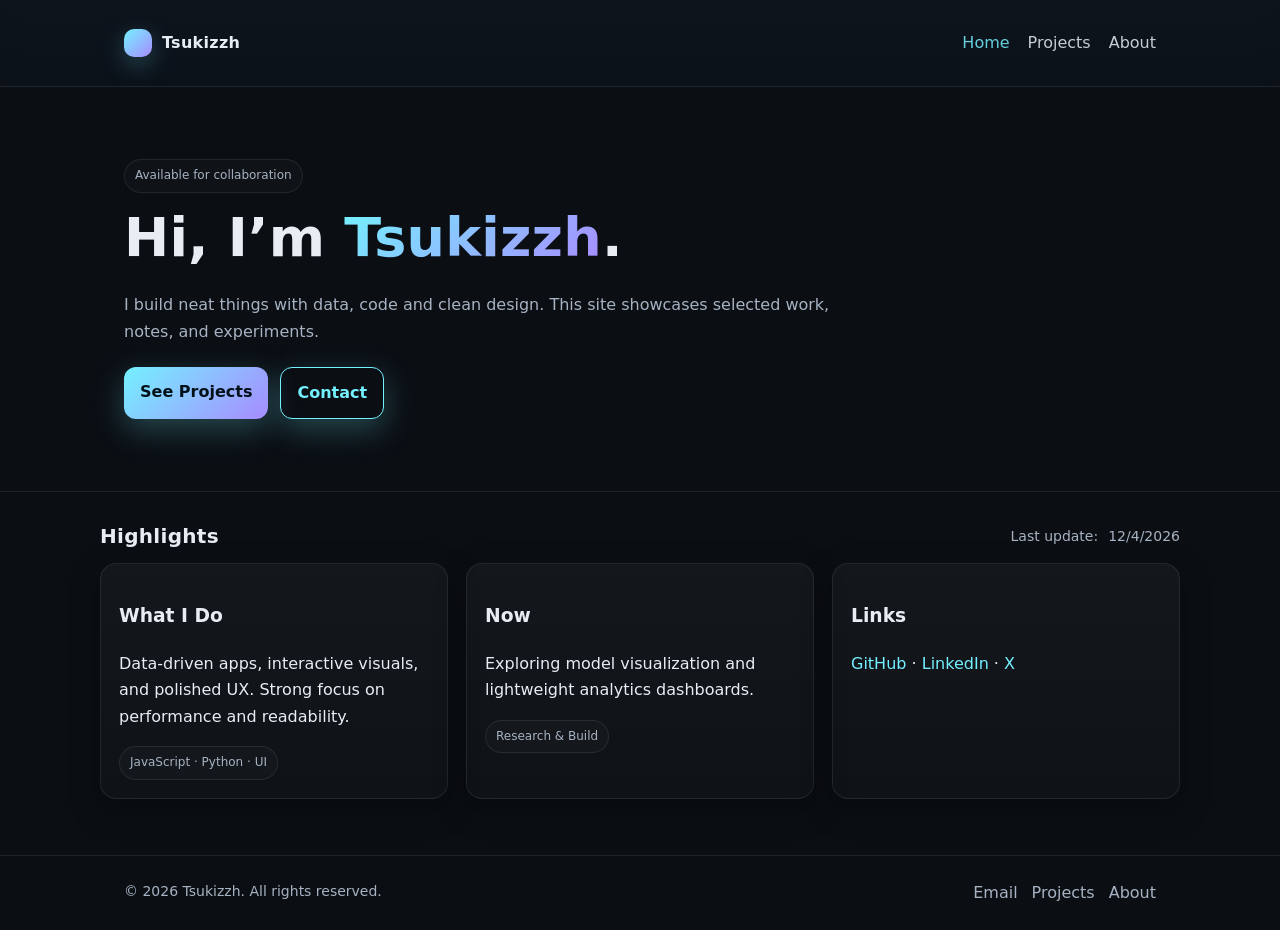
<file: index.html>
<!DOCTYPE html>
<html lang="en">
<head>
  <meta charset="UTF-8" />
  <meta name="viewport" content="width=device-width, initial-scale=1" />
  <title>Tsukizzh · Homepage</title>
  <meta name="description" content="Tsukizzh — personal site & portfolio">
  <link rel="stylesheet" href="assets/css/style.css" />
</head>
<body>
  <header class="site-header">
    <nav class="nav">
      <span class="brand"><span class="brand-badge"></span> Tsukizzh</span>
      <ul class="menu">
        <li><a class="active" href="./">Home</a></li>
        <li><a href="./projects.html">Projects</a></li>
        <li><a href="./about.html">About</a></li>
      </ul>
    </nav>
  </header>

  <section class="hero">
    <div class="hero-bg"></div>
    <div class="hero-wrap">
      <div class="badge">Available for collaboration</div>
      <h1>Hi, I’m <span style="background:linear-gradient(135deg,var(--accent),var(--accent-2));-webkit-background-clip:text;background-clip:text;color:transparent">Tsukizzh</span>.</h1>
      <p class="subtitle">I build neat things with data, code and clean design. This site showcases selected work, notes, and experiments.</p>
      <div class="cta">
        <a class="btn" href="projects.html">See Projects</a>
        <a class="btn outline" href="mailto:example@example.com">Contact</a>
      </div>
    </div>
  </section>

  <main class="container section">
    <div class="section-title">
      <h2>Highlights</h2>
      <span class="kv">Last update: <time id="last-update"></time></span>
    </div>

    <div class="grid">
      <article class="card">
        <h3>What I Do</h3>
        <p>Data-driven apps, interactive visuals, and polished UX. Strong focus on performance and readability.</p>
        <div class="badge">JavaScript · Python · UI</div>
      </article>

      <article class="card">
        <h3>Now</h3>
        <p>Exploring model visualization and lightweight analytics dashboards.</p>
        <div class="badge">Research & Build</div>
      </article>

      <article class="card">
        <h3>Links</h3>
        <p><a href="https://github.com/Tsukizzh" target="_blank" rel="noopener">GitHub</a> · <a href="#" target="_blank" rel="noopener">LinkedIn</a> · <a href="#" target="_blank" rel="noopener">X</a></p>
      </article>
    </div>
  </main>

  <footer class="site-footer">
    <div class="container">
      <div class="copy">© <span id="year"></span> Tsukizzh. All rights reserved.</div>
      <div class="links">
        <a href="mailto:example@example.com">Email</a>
        <a href="./projects.html">Projects</a>
        <a href="./about.html">About</a>
      </div>
    </div>
  </footer>

  <script>
    // footer year & last update
    document.getElementById('year').textContent = new Date().getFullYear();
    document.getElementById('last-update').textContent = new Date().toLocaleDateString();
  </script>
</body>
</html>
</file>
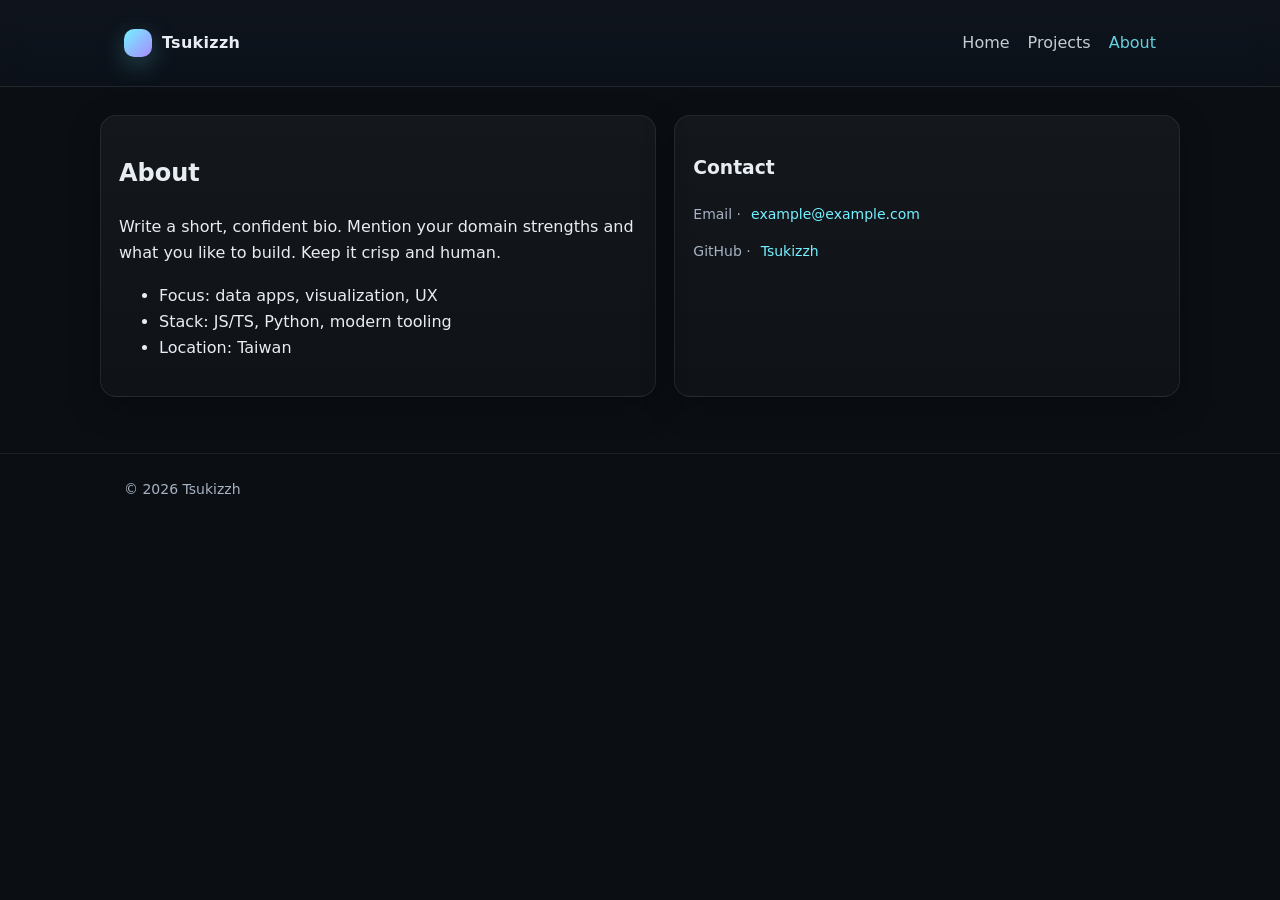
<file: about.html>
<!DOCTYPE html>
<html lang="en">
<head>
  <meta charset="UTF-8" />
  <meta name="viewport" content="width=device-width, initial-scale=1" />
  <title>About · Tsukizzh</title>
  <link rel="stylesheet" href="assets/css/style.css" />
</head>
<body>
  <header class="site-header">
    <nav class="nav">
      <span class="brand"><span class="brand-badge"></span> Tsukizzh</span>
      <ul class="menu">
        <li><a href="./">Home</a></li>
        <li><a href="./projects.html">Projects</a></li>
        <li><a class="active" href="./about.html">About</a></li>
      </ul>
    </nav>
  </header>

  <main class="container section">
    <div class="grid" style="grid-template-columns:1.1fr 1fr">
      <section class="card">
        <h2>About</h2>
        <p>Write a short, confident bio. Mention your domain strengths and what you like to build. Keep it crisp and human.</p>
        <ul>
          <li>Focus: data apps, visualization, UX</li>
          <li>Stack: JS/TS, Python, modern tooling</li>
          <li>Location: Taiwan</li>
        </ul>
      </section>

      <aside class="card">
        <h3>Contact</h3>
        <p class="kv">Email · <a href="mailto:example@example.com">example@example.com</a></p>
        <p class="kv">GitHub · <a href="https://github.com/Tsukizzh" target="_blank" rel="noopener">Tsukizzh</a></p>
      </aside>
    </div>
  </main>

  <footer class="site-footer">
    <div class="container"><div class="copy">© <span id="year"></span> Tsukizzh</div></div>
  </footer>
  <script>document.getElementById('year').textContent=new Date().getFullYear()</script>
</body>
</html>
</file>
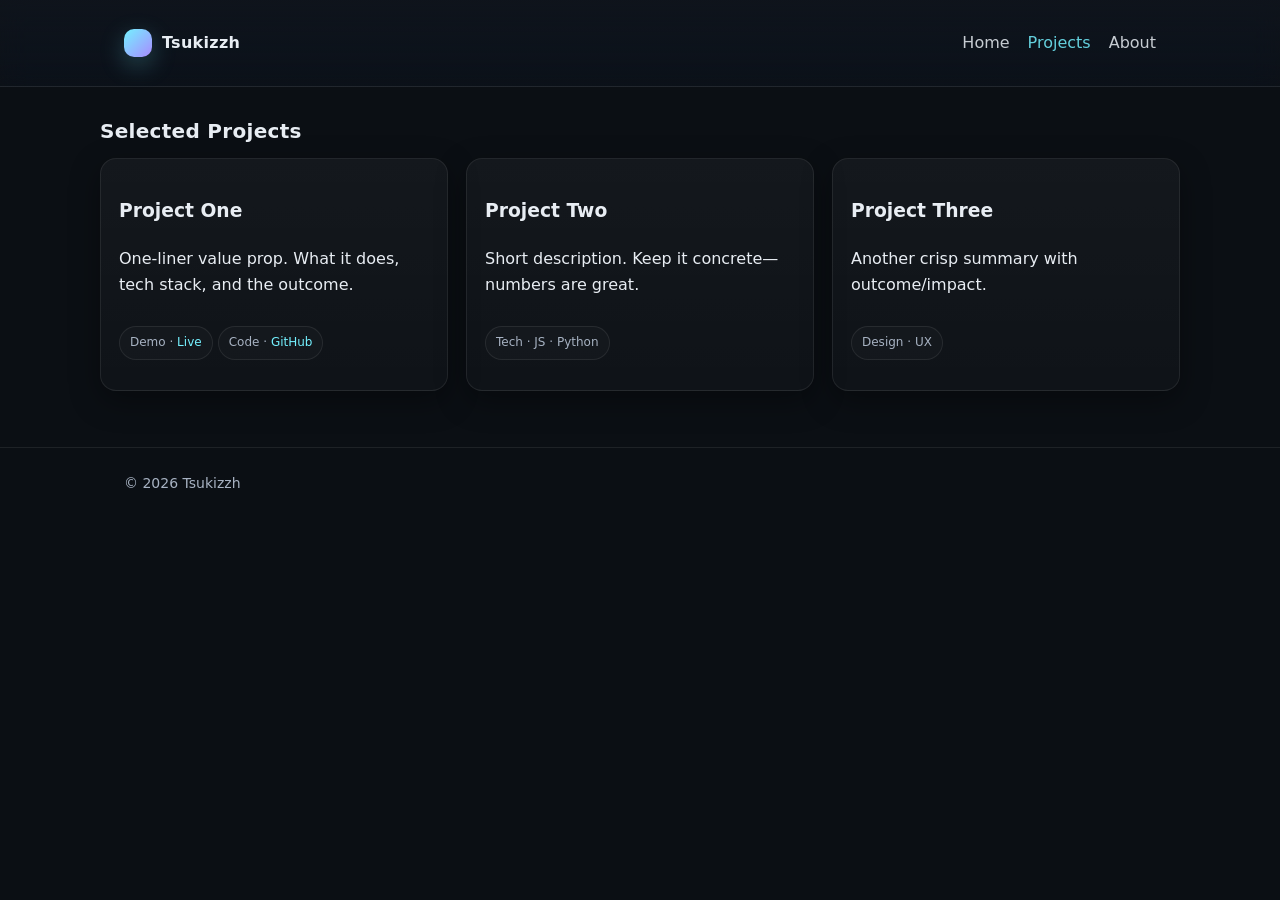
<file: projects.html>
<!DOCTYPE html>
<html lang="en">
<head>
  <meta charset="UTF-8" />
  <meta name="viewport" content="width=device-width, initial-scale=1" />
  <title>Projects · Tsukizzh</title>
  <link rel="stylesheet" href="assets/css/style.css" />
</head>
<body>
  <header class="site-header">
    <nav class="nav">
      <span class="brand"><span class="brand-badge"></span> Tsukizzh</span>
      <ul class="menu">
        <li><a href="./">Home</a></li>
        <li><a class="active" href="./projects.html">Projects</a></li>
        <li><a href="./about.html">About</a></li>
      </ul>
    </nav>
  </header>

  <main class="container section">
    <div class="section-title"><h2>Selected Projects</h2></div>
    <div class="grid">
      <article class="card">
        <h3>Project One</h3>
        <p>One-liner value prop. What it does, tech stack, and the outcome.</p>
        <p class="badge">Demo · <a href="#" target="_blank" rel="noopener">Live</a></p>
        <p class="badge">Code · <a href="https://github.com/Tsukizzh/project-one" target="_blank" rel="noopener">GitHub</a></p>
      </article>

      <article class="card">
        <h3>Project Two</h3>
        <p>Short description. Keep it concrete—numbers are great.</p>
        <p class="badge">Tech · JS · Python</p>
      </article>

      <article class="card">
        <h3>Project Three</h3>
        <p>Another crisp summary with outcome/impact.</p>
        <p class="badge">Design · UX</p>
      </article>
    </div>
  </main>

  <footer class="site-footer">
    <div class="container"><div class="copy">© <span id="year"></span> Tsukizzh</div></div>
  </footer>
  <script>document.getElementById('year').textContent=new Date().getFullYear()</script>
</body>
</html>
</file>
<file: assets/css/style.css>
/* ===== Tsukizzh · Luxe Dark Theme ===== */
:root{
  --bg: #0b0f14;
  --panel: #0f1520;
  --glass: rgba(255,255,255,0.04);
  --stroke: rgba(255,255,255,0.08);
  --text: #e8edf3;
  --muted: #a7b2c2;
  --accent: #74f1ff;
  --accent-2: #a88bff;
  --shadow: 0 10px 30px rgba(0,0,0,.35);
  --radius: 16px;
}

*{box-sizing:border-box}
html,body{margin:0;padding:0;background:var(--bg);color:var(--text);
  font:16px/1.65 ui-sans-serif,system-ui,-apple-system,"Segoe UI",Roboto,"Helvetica Neue",Arial}
img{max-width:100%;display:block}
a{color:var(--accent);text-decoration:none}
a:hover{opacity:.9}

.container{max-width:1080px;margin:0 auto;padding:24px}

.site-header{
  position:sticky;top:0;z-index:10;
  border-bottom:1px solid var(--stroke);
  backdrop-filter:saturate(180%) blur(14px);
  background:linear-gradient(180deg, rgba(17,22,30,.75), rgba(17,22,30,.35));
}
.nav{display:flex;align-items:center;gap:18px;max-width:1080px;margin:0 auto;padding:14px 24px}
.brand{display:flex;align-items:center;gap:10px;font-weight:700;letter-spacing:.3px}
.brand-badge{
  width:28px;height:28px;border-radius:10px;
  background:linear-gradient(135deg,var(--accent),var(--accent-2));
  box-shadow:0 8px 24px rgba(116,241,255,.25);
}
.menu{margin-left:auto;display:flex;gap:18px;list-style:none;padding:0}
.menu a{color:var(--text);opacity:.85}
.menu a.active{color:var(--accent)}

.hero{
  position:relative;overflow:hidden;border-bottom:1px solid var(--stroke)
}
.hero-wrap{max-width:1080px;margin:0 auto;padding:72px 24px}
.hero h1{font-size:clamp(34px,6vw,54px);margin:0 0 10px;letter-spacing:.2px}
.subtitle{color:var(--muted);max-width:720px;margin:0 0 22px}
.cta{display:flex;gap:12px;flex-wrap:wrap}
.btn{
  display:inline-block;padding:12px 16px;border-radius:12px;font-weight:600;
  background:linear-gradient(135deg,var(--accent),var(--accent-2));color:#021018;
  box-shadow:0 10px 30px rgba(116,241,255,.25)
}
.btn.outline{background:transparent;color:var(--accent);border:1px solid var(--accent)}

.hero-bg{
  position:absolute;inset:-20% -10% auto -10%;height:420px;z-index:-1;
  background:
    radial-gradient(60% 60% at 10% 20%, rgba(116,241,255,.16) 0%, transparent 60%),
    radial-gradient(60% 60% at 90% 10%, rgba(168,139,255,.16) 0%, transparent 60%),
    linear-gradient(180deg, rgba(255,255,255,.02), transparent);
  filter:blur(30px)
}

.section{padding:28px 0}
.grid{
  display:grid;gap:18px;
  grid-template-columns:repeat(auto-fill,minmax(260px,1fr));
}
.card{
  background:linear-gradient(180deg, var(--glass), rgba(255,255,255,0.02));
  border:1px solid var(--stroke);border-radius:var(--radius);padding:18px;
  box-shadow:var(--shadow);transition:transform .25s ease, border-color .25s ease
}
.card:hover{transform:translateY(-4px);border-color:rgba(116,241,255,.45)}

.kv{display:flex;align-items:center;gap:10px;color:var(--muted);font-size:14px}
.badge{
  display:inline-block;padding:6px 10px;border-radius:999px;
  border:1px solid var(--stroke);background:rgba(255,255,255,.02);color:var(--muted);font-size:12px
}

.section-title{display:flex;align-items:center;justify-content:space-between;margin:0 0 10px}
.section-title h2{margin:0;font-size:20px;letter-spacing:.3px}

.site-footer{
  border-top:1px solid var(--stroke);margin-top:28px
}
.site-footer .container{display:flex;justify-content:space-between;gap:14px;flex-wrap:wrap;color:var(--muted)}
.copy{font-size:14px}
.links{display:flex;gap:14px;flex-wrap:wrap}
.links a{color:var(--muted)}
</file>
